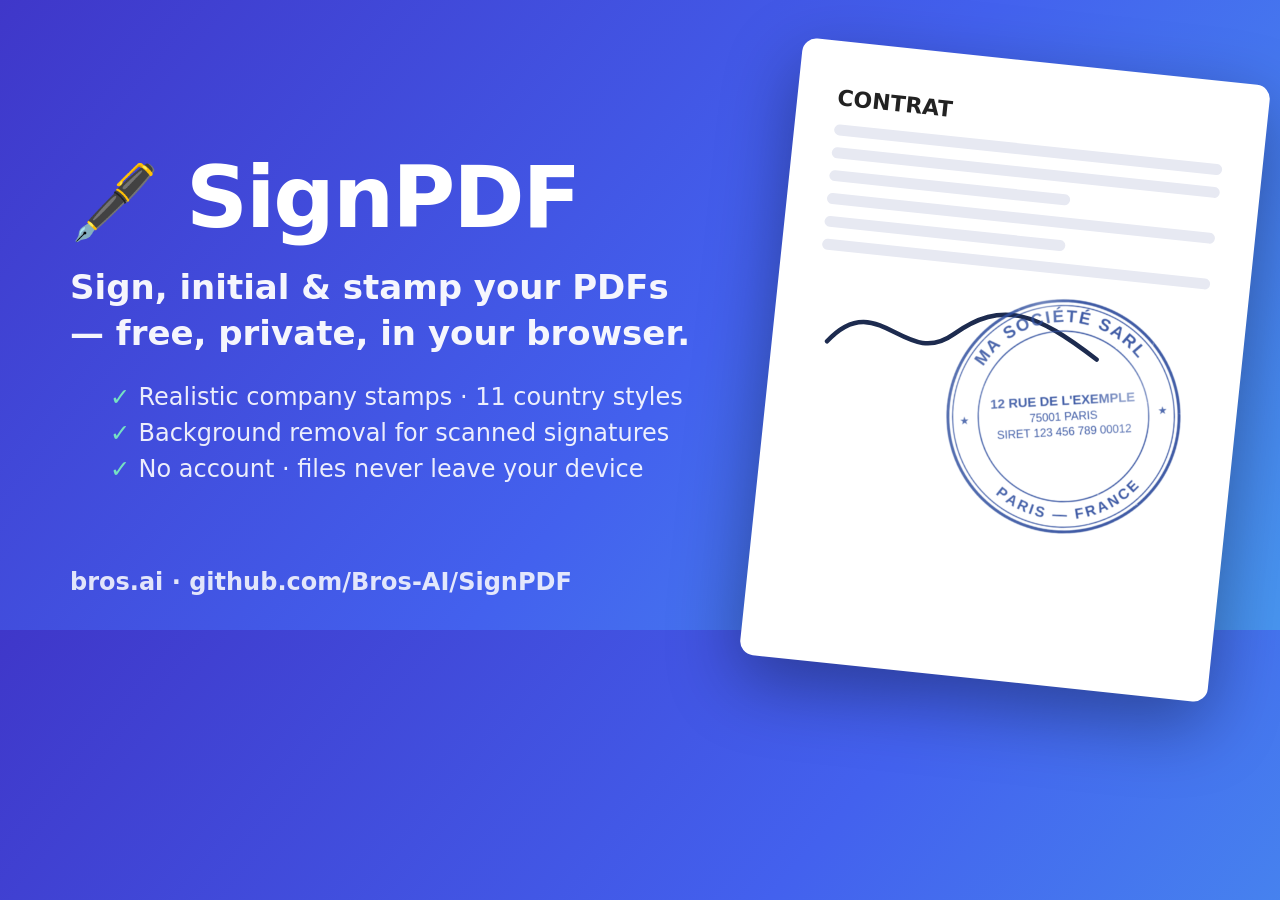
<file: og-template.html>
<!DOCTYPE html>
<html><head><meta charset="utf-8"><title>og</title>
<style>
* { margin: 0; box-sizing: border-box; }
body { width: 1200px; height: 630px; overflow: hidden;
  font-family: "Segoe UI", system-ui, sans-serif;
  background: linear-gradient(130deg, #3f37c9 0%, #4361ee 55%, #4895ef 100%);
  color: #fff; display: flex; align-items: center; padding: 0 70px; position: relative; }
.left { max-width: 640px; z-index: 2; }
h1 { font-size: 86px; font-weight: 800; letter-spacing: -2px; margin-bottom: 18px; }
h1 .pen { font-size: 72px; }
p.tag { font-size: 34px; font-weight: 600; line-height: 1.35; opacity: .95; margin-bottom: 26px; }
ul { list-style: none; font-size: 24px; opacity: .9; display: flex; flex-direction: column; gap: 8px; }
li::before { content: '✓  '; color: #7CF2C0; font-weight: 800; }
.brand { position: absolute; bottom: 34px; left: 70px; font-size: 24px; font-weight: 700; opacity: .85; }
.paper { position: absolute; right: -40px; top: 60px; width: 470px; height: 620px;
  background: #fff; border-radius: 14px; box-shadow: 0 24px 70px rgba(0,0,0,.35);
  transform: rotate(6deg); padding: 44px 40px; color: #333; }
.paper h3 { color: #222; font-size: 22px; margin-bottom: 14px; }
.line { height: 11px; background: #e7e9f2; border-radius: 6px; margin: 12px 0; }
.line.s { width: 62%; }
.sig { margin-top: 26px; }
.sig svg { display:block; }
.stamp { position: absolute; right: 52px; bottom: 150px; width: 240px; transform: rotate(-9deg); opacity: .96; }
</style></head>
<body>
  <div class="left">
    <h1><span class="pen">🖋️</span> SignPDF</h1>
    <p class="tag">Sign, initial &amp; stamp your PDFs — free, private, in your browser.</p>
    <ul>
      <li>Realistic company stamps · 11 country styles</li>
      <li>Background removal for scanned signatures</li>
      <li>No account · files never leave your device</li>
    </ul>
  </div>
  <div class="brand">bros.ai · github.com/Bros-AI/SignPDF</div>
  <div class="paper">
    <h3>CONTRAT</h3>
    <div class="line"></div><div class="line"></div><div class="line s"></div>
    <div class="line"></div><div class="line s"></div><div class="line"></div>
    <div class="sig">
      <svg width="300" height="90" viewBox="0 0 300 90">
        <path d="M15 65 C 60 5, 95 85, 140 45 S 220 15, 285 55" fill="none" stroke="#1d2b4f" stroke-width="4.5" stroke-linecap="round"/>
      </svg>
    </div>
    <img class="stamp" id="stampImg" alt="">
  </div>
<script src="i18n.js"></script>
<script src="stamp.js"></script>
<script>
  const cfg = { shape:'round', special:null, color:'#2f4e9e', font:'sans', border:'double', separator:'star',
    topText:'MA SOCIÉTÉ SARL', bottomText:'PARIS — FRANCE',
    lines:["12 RUE DE L'EXEMPLE",'75001 PARIS','SIRET 123 456 789 00012'],
    wear:38, pressure:45, showDate:false, tilt:true, seed:7 };
  document.getElementById('stampImg').src = StampDesigner.render(cfg).toDataURL('image/png');
</script>
</body></html>
</file>
